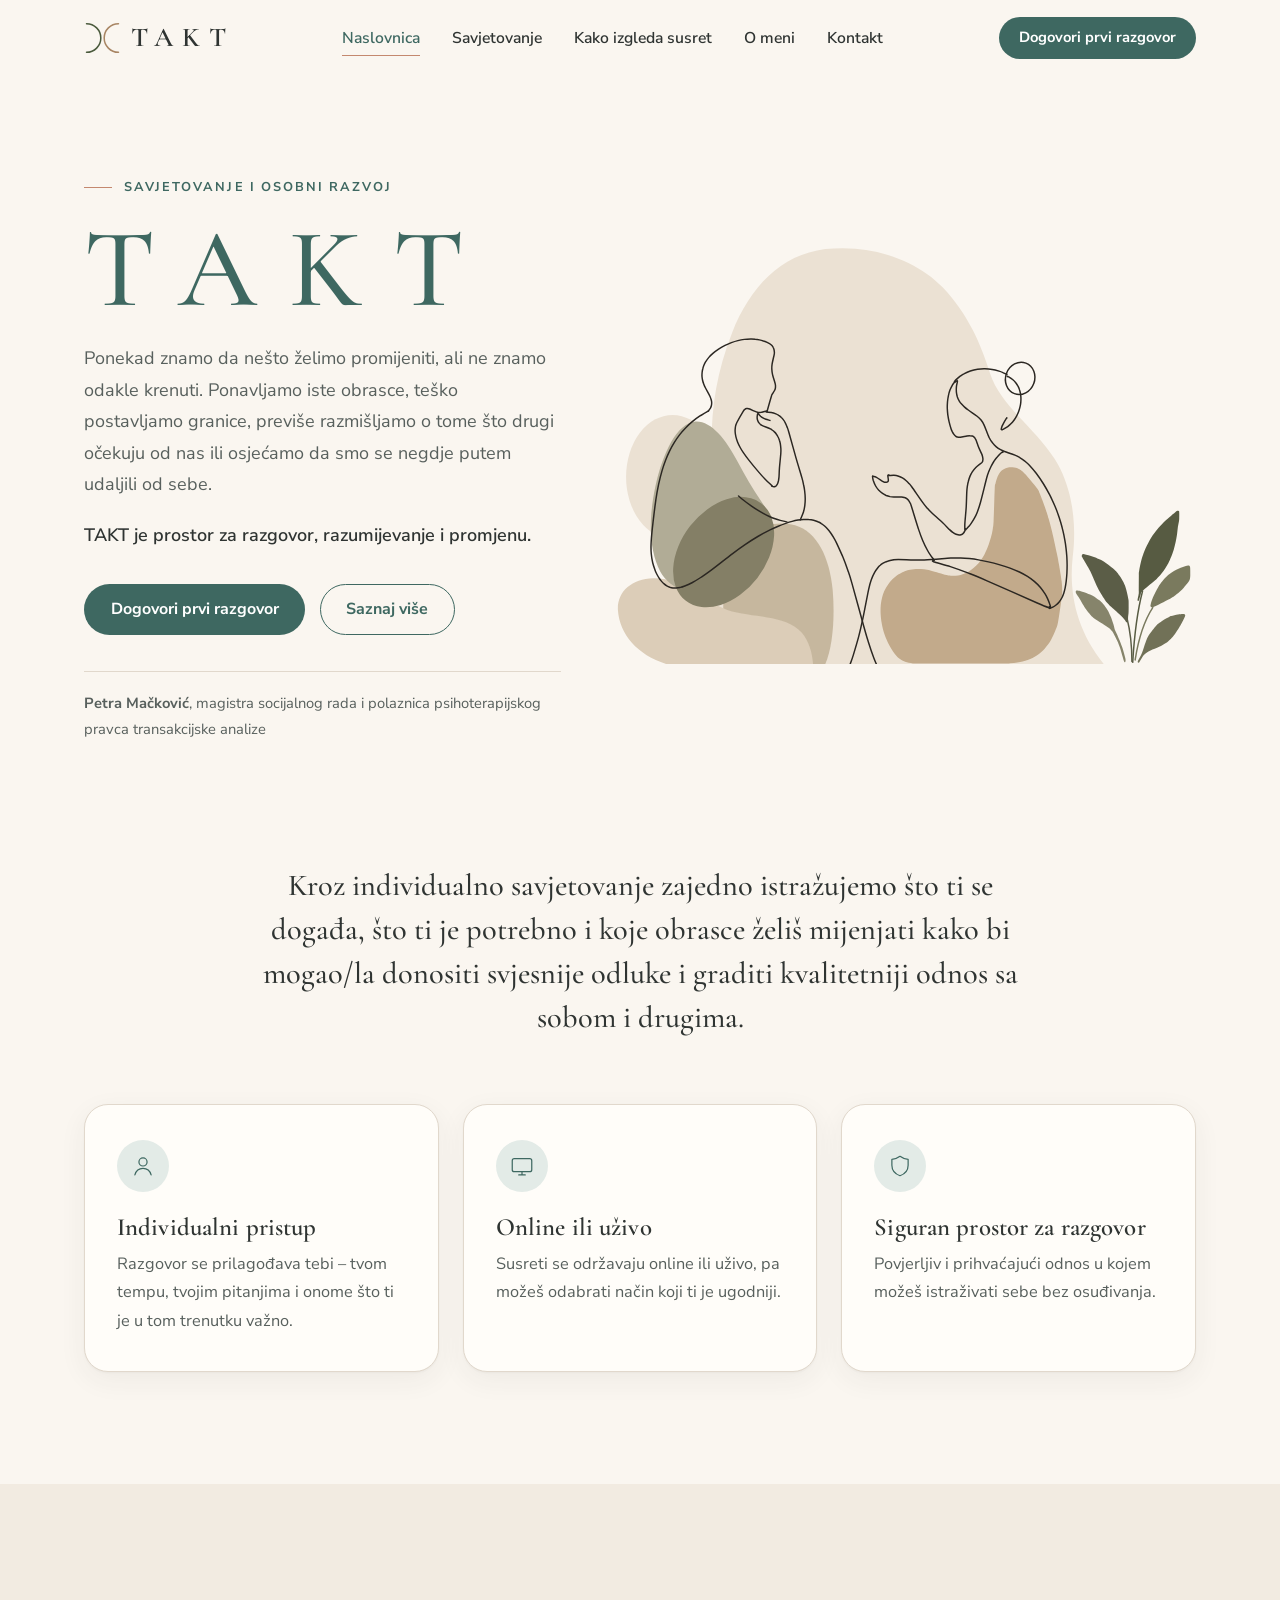
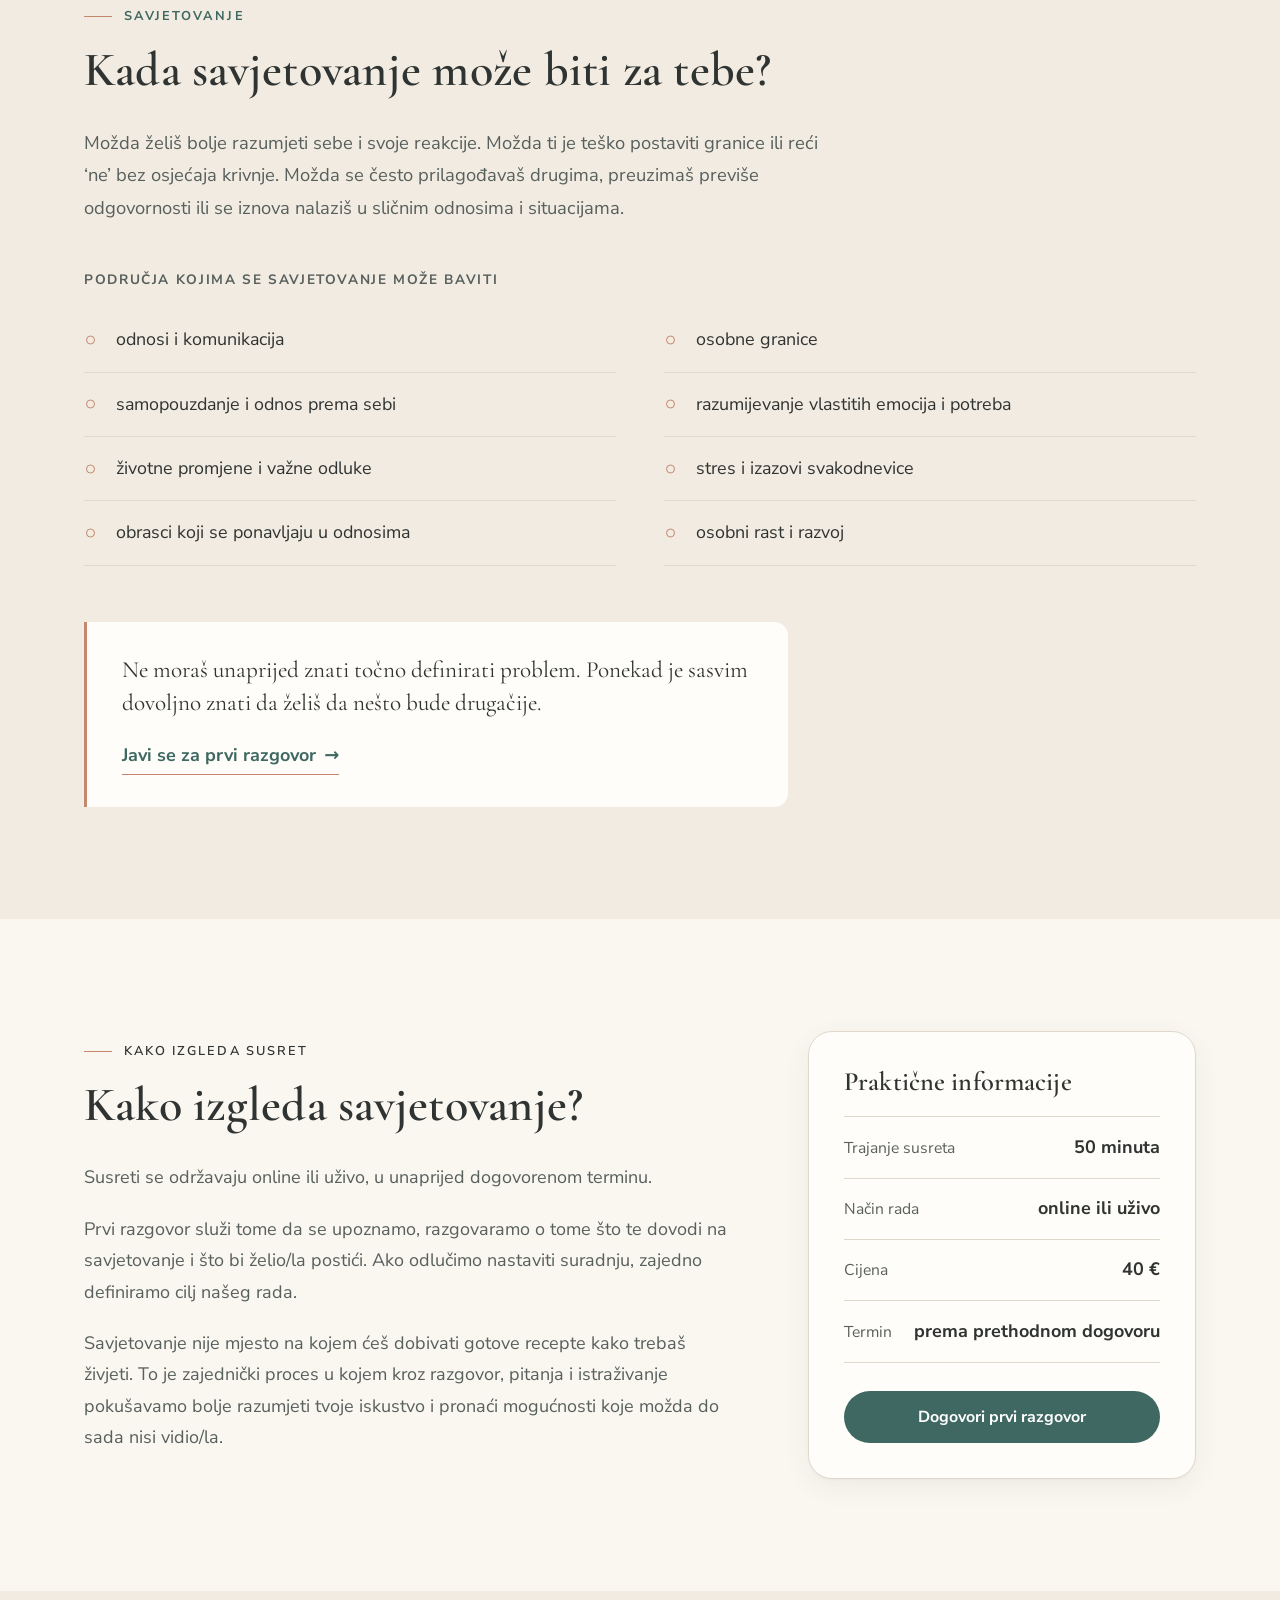
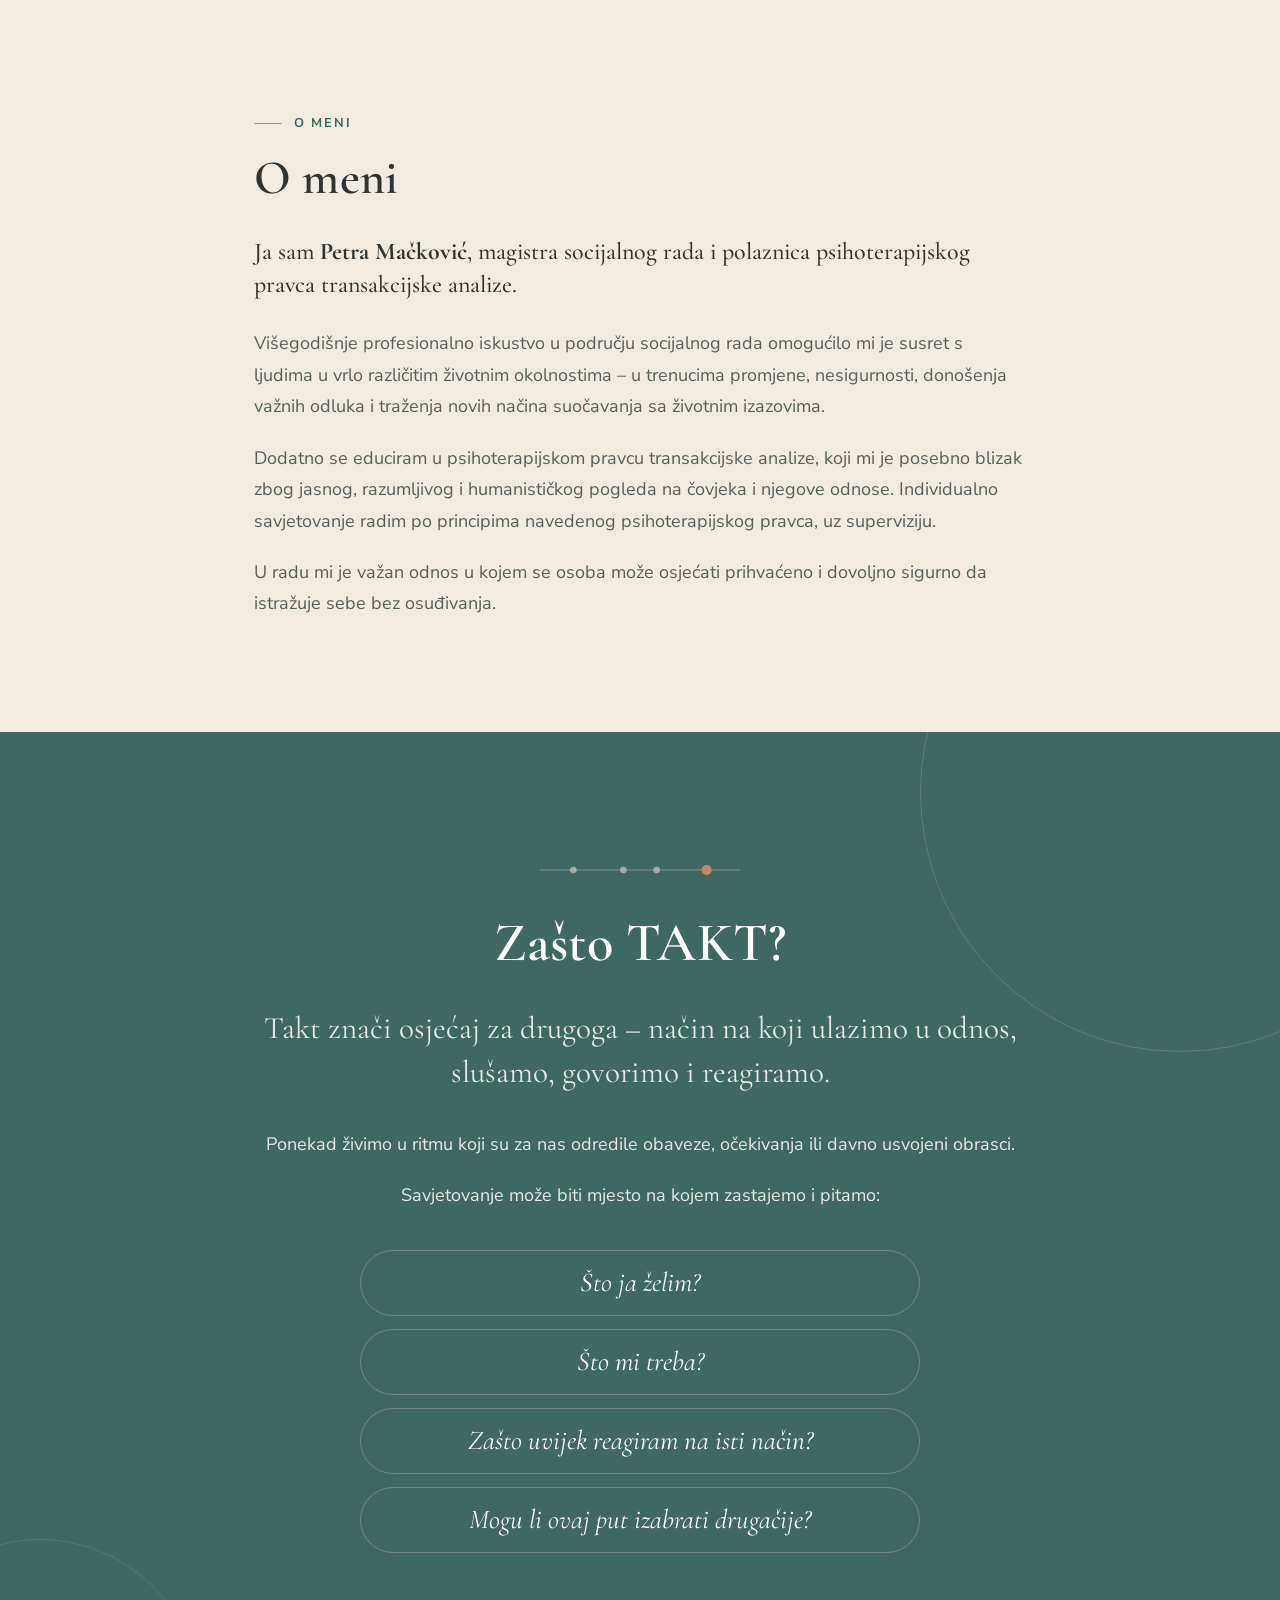
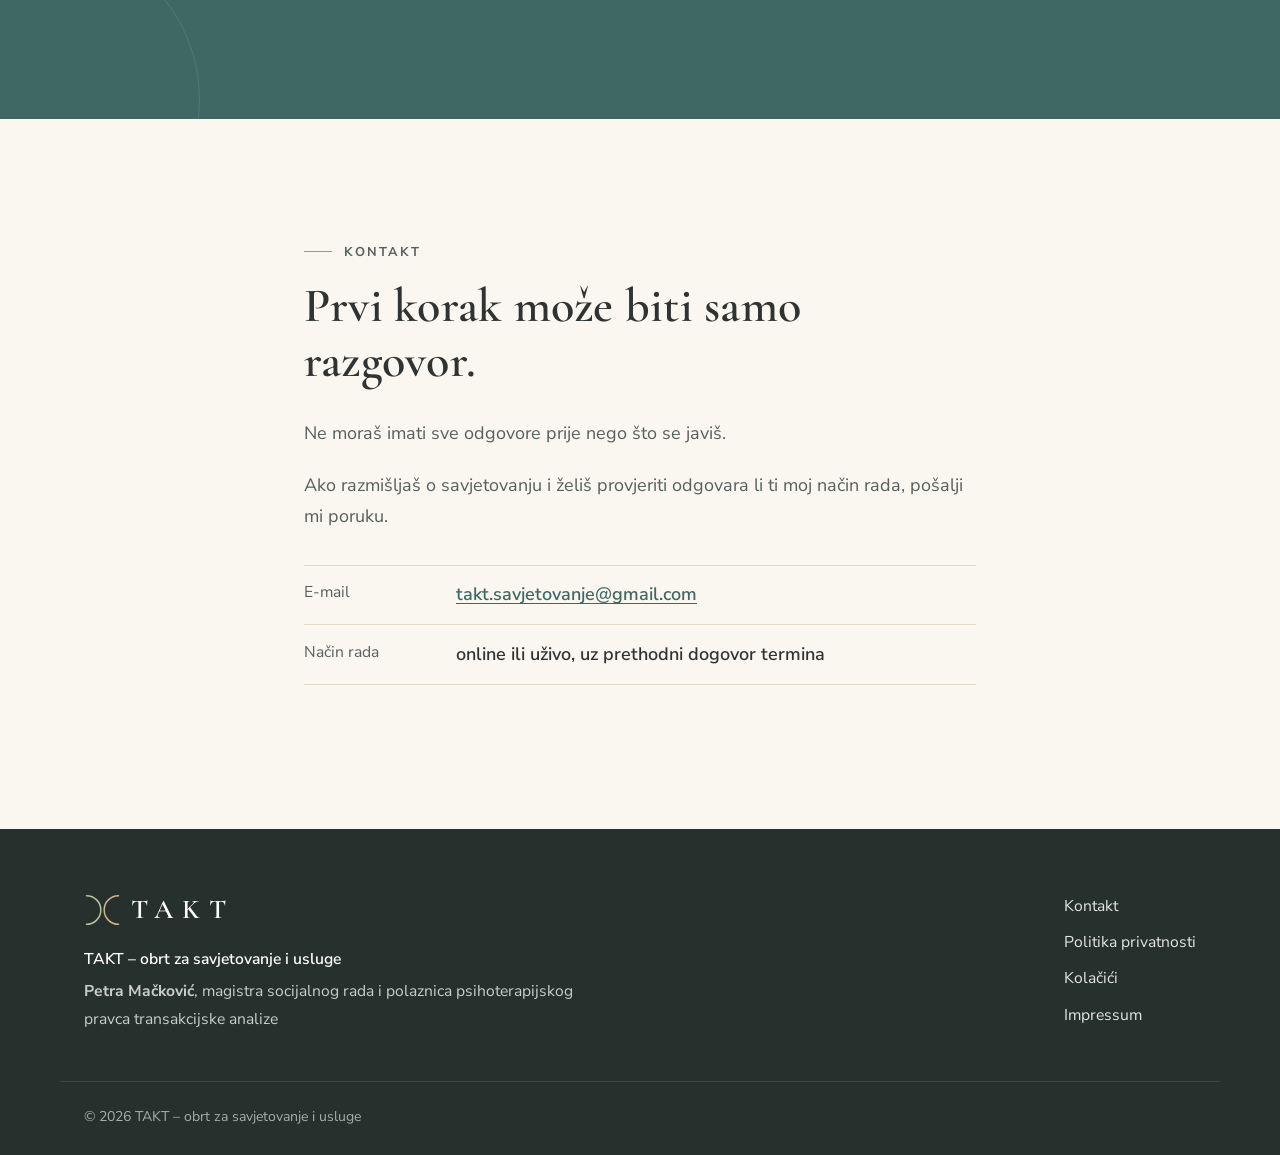
<file: index.html>
<!DOCTYPE html>
<html lang="hr">
<head>
  <meta charset="UTF-8">
  <meta name="viewport" content="width=device-width, initial-scale=1">
  <title>TAKT – savjetovanje i osobni razvoj | Petra Mačković</title>
  <meta name="description" content="TAKT je prostor za individualno savjetovanje, podršku i osobni razvoj. Petra Mačković, magistra socijalnog rada i polaznica psihoterapijskog pravca transakcijske analize.">
  <meta name="author" content="Petra Mačković">
  <meta name="theme-color" content="#3E6861">
  <!-- Kad stranica dobije stalnu adresu, upiši je ovdje i u og:url / og:image -->
  <link rel="canonical" href="https://www.example.com/">

  <!-- Open Graph -->
  <meta property="og:type" content="website">
  <meta property="og:locale" content="hr_HR">
  <meta property="og:site_name" content="TAKT">
  <meta property="og:title" content="TAKT – savjetovanje i osobni razvoj | Petra Mačković">
  <meta property="og:description" content="Prostor za individualno savjetovanje, podršku i osobni razvoj. Petra Mačković, magistra socijalnog rada i polaznica psihoterapijskog pravca transakcijske analize.">
  <meta property="og:url" content="https://www.example.com/">
  <meta property="og:image" content="https://www.example.com/images/og-image.png">
  <meta property="og:image:width" content="1200">
  <meta property="og:image:height" content="630">
  <meta name="twitter:card" content="summary_large_image">

  <!-- Favicon -->
  <link rel="icon" href="favicon.svg" type="image/svg+xml">
  <link rel="icon" href="favicon-32.png" sizes="32x32" type="image/png">
  <link rel="apple-touch-icon" href="apple-touch-icon.png">

  <!-- Fontovi -->
  <link rel="preconnect" href="https://fonts.googleapis.com">
  <link rel="preconnect" href="https://fonts.gstatic.com" crossorigin>
  <link href="https://fonts.googleapis.com/css2?family=Cormorant+Garamond:ital,wght@0,500;0,600;1,500&family=Nunito+Sans:wght@400;600;700&display=swap" rel="stylesheet">

  <link rel="stylesheet" href="css/style.css">
  <script>document.documentElement.classList.add('js');</script>
  <script src="js/main.js" defer></script>
</head>
<body>
  <a class="skip-link" href="#sadrzaj">Preskoči na sadržaj</a>

  <!-- ZAGLAVLJE -->
  <header class="site-header" id="vrh">
    <div class="container header-inner">
      <a href="#naslovnica" class="logo" aria-label="TAKT – početak stranice">
        <svg class="logo-mark" viewBox="0 0 44 40" aria-hidden="true" focusable="false">
          <path class="logo-arc-l" d="M3 3 A17 17 0 0 1 3 37" fill="none" stroke-width="1.8" stroke-linecap="round"/>
          <path class="logo-arc-r" d="M41 3 A17 17 0 0 0 41 37" fill="none" stroke-width="1.8" stroke-linecap="round"/>
        </svg>
        <span class="logo-text">TAKT</span>
      </a>

      <nav class="main-nav" id="glavni-izbornik" aria-label="Glavna navigacija">
        <ul>
          <li><a href="#naslovnica">Naslovnica</a></li>
          <li><a href="#savjetovanje">Savjetovanje</a></li>
          <li><a href="#susret">Kako izgleda susret</a></li>
          <li><a href="#o-meni">O meni</a></li>
          <li><a href="#kontakt">Kontakt</a></li>
        </ul>
        <a href="#kontakt" class="btn btn-primary nav-cta-mobile">Dogovori prvi razgovor</a>
      </nav>

      <a href="#kontakt" class="btn btn-primary btn-sm header-cta">Dogovori prvi razgovor</a>

      <button class="nav-toggle" type="button" aria-controls="glavni-izbornik" aria-expanded="false">
        <span class="visually-hidden">Otvori izbornik</span>
        <span class="nav-toggle-bar" aria-hidden="true"></span>
      </button>
    </div>
  </header>

  <main id="sadrzaj">

    <!-- HERO -->
    <section class="hero" id="naslovnica" aria-labelledby="hero-naslov">
      <div class="container hero-grid">
        <div class="hero-text">
          <p class="eyebrow reveal">Savjetovanje i osobni razvoj</p>
          <h1 id="hero-naslov" class="hero-title reveal">TAKT</h1>
          <div class="hero-lead reveal">
            <p>Ponekad znamo da nešto želimo promijeniti, ali ne znamo odakle krenuti. Ponavljamo iste obrasce, teško postavljamo granice, previše razmišljamo o tome što drugi očekuju od nas ili osjećamo da smo se negdje putem udaljili od sebe.</p>
            <p class="hero-lead-strong">TAKT je prostor za razgovor, razumijevanje i promjenu.</p>
          </div>
          <div class="btn-row reveal">
            <a href="#kontakt" class="btn btn-primary">Dogovori prvi razgovor</a>
            <a href="#savjetovanje" class="btn btn-ghost">Saznaj više</a>
          </div>
          <p class="hero-sign reveal"><strong>Petra Mačković</strong>, magistra socijalnog rada i polaznica psihoterapijskog pravca transakcijske analize</p>
        </div>

        <figure class="hero-photo reveal">
          <img class="hero-illustration" src="images/hero-ilustracija.svg" width="1428" height="1026" alt="Ilustracija: dvije osobe sjede jedna nasuprot drugoj i razgovaraju" decoding="async">
        </figure>
      </div>
    </section>

    <!-- UVOD + KARTICE -->
    <section class="intro section" aria-label="Uvod">
      <div class="container">
        <p class="intro-text reveal">Kroz individualno savjetovanje zajedno istražujemo što ti se događa, što ti je potrebno i koje obrasce želiš mijenjati kako bi mogao/la donositi svjesnije odluke i graditi kvalitetniji odnos sa sobom i drugima.</p>

        <ul class="cards" role="list">
          <li class="card reveal">
            <span class="card-icon" aria-hidden="true">
              <svg viewBox="0 0 32 32"><circle cx="16" cy="11" r="5"/><path d="M6 27c1.5-5.5 5.4-8 10-8s8.5 2.5 10 8"/></svg>
            </span>
            <h2 class="card-title">Individualni pristup</h2>
            <p>Razgovor se prilagođava tebi – tvom tempu, tvojim pitanjima i onome što ti je u tom trenutku važno.</p>
          </li>
          <li class="card reveal">
            <span class="card-icon" aria-hidden="true">
              <svg viewBox="0 0 32 32"><rect x="4" y="7" width="24" height="16" rx="2.5"/><path d="M12 27h8M16 23v4"/></svg>
            </span>
            <h2 class="card-title">Online ili uživo</h2>
            <p>Susreti se održavaju online ili uživo, pa možeš odabrati način koji ti je ugodniji.</p>
          </li>
          <li class="card reveal">
            <span class="card-icon" aria-hidden="true">
              <svg viewBox="0 0 32 32"><path d="M16 4c3.5 2.6 7 3.6 10 3.8V15c0 6.5-4.4 10.9-10 13-5.6-2.1-10-6.5-10-13V7.8C9 7.6 12.5 6.6 16 4z"/></svg>
            </span>
            <h2 class="card-title">Siguran prostor za razgovor</h2>
            <p>Povjerljiv i prihvaćajući odnos u kojem možeš istraživati sebe bez osuđivanja.</p>
          </li>
        </ul>
      </div>
    </section>

    <!-- SAVJETOVANJE -->
    <section class="section section-tint" id="savjetovanje" aria-labelledby="savjetovanje-naslov">
      <div class="container">
        <div class="section-head reveal">
          <p class="eyebrow">Savjetovanje</p>
          <h2 id="savjetovanje-naslov" class="section-title">Kada savjetovanje može biti za tebe?</h2>
          <p class="section-lead">Možda želiš bolje razumjeti sebe i svoje reakcije. Možda ti je teško postaviti granice ili reći ‘ne’ bez osjećaja krivnje. Možda se često prilagođavaš drugima, preuzimaš previše odgovornosti ili se iznova nalaziš u sličnim odnosima i situacijama.</p>
        </div>

        <h3 class="list-title reveal">Područja kojima se savjetovanje može baviti</h3>
        <ul class="topics" role="list">
          <li class="reveal">odnosi i komunikacija</li>
          <li class="reveal">osobne granice</li>
          <li class="reveal">samopouzdanje i odnos prema sebi</li>
          <li class="reveal">razumijevanje vlastitih emocija i potreba</li>
          <li class="reveal">životne promjene i važne odluke</li>
          <li class="reveal">stres i izazovi svakodnevice</li>
          <li class="reveal">obrasci koji se ponavljaju u odnosima</li>
          <li class="reveal">osobni rast i razvoj</li>
        </ul>

        <div class="closing reveal">
          <p>Ne moraš unaprijed znati točno definirati problem. Ponekad je sasvim dovoljno znati da želiš da nešto bude drugačije.</p>
          <a href="#kontakt" class="link-arrow">Javi se za prvi razgovor <span aria-hidden="true">→</span></a>
        </div>
      </div>
    </section>

    <!-- KAKO IZGLEDA SUSRET -->
    <section class="section" id="susret" aria-labelledby="susret-naslov">
      <div class="container split">
        <div class="split-text reveal">
          <p class="eyebrow">Kako izgleda susret</p>
          <h2 id="susret-naslov" class="section-title">Kako izgleda savjetovanje?</h2>
          <p>Susreti se održavaju online ili uživo, u unaprijed dogovorenom terminu.</p>
          <p>Prvi razgovor služi tome da se upoznamo, razgovaramo o tome što te dovodi na savjetovanje i što bi želio/la postići. Ako odlučimo nastaviti suradnju, zajedno definiramo cilj našeg rada.</p>
          <p>Savjetovanje nije mjesto na kojem ćeš dobivati gotove recepte kako trebaš živjeti. To je zajednički proces u kojem kroz razgovor, pitanja i istraživanje pokušavamo bolje razumjeti tvoje iskustvo i pronaći mogućnosti koje možda do sada nisi vidio/la.</p>
        </div>

        <aside class="info-card reveal" aria-labelledby="info-naslov">
          <h3 id="info-naslov" class="info-title">Praktične informacije</h3>
          <dl class="info-list">
            <div>
              <dt>Trajanje susreta</dt>
              <dd>50 minuta</dd>
            </div>
            <div>
              <dt>Način rada</dt>
              <dd>online ili uživo</dd>
            </div>
            <div>
              <dt>Cijena</dt>
              <dd>40 €</dd>
            </div>
            <div>
              <dt>Termin</dt>
              <dd>prema prethodnom dogovoru</dd>
            </div>
          </dl>
          <a href="#kontakt" class="btn btn-primary btn-block">Dogovori prvi razgovor</a>
        </aside>
      </div>
    </section>

    <!-- O MENI -->
    <section class="section section-tint" id="o-meni" aria-labelledby="omeni-naslov">
      <div class="container about about-single">

        <div class="about-text reveal">
          <p class="eyebrow">O meni</p>
          <h2 id="omeni-naslov" class="section-title">O meni</h2>
          <p class="about-lead">Ja sam <strong>Petra Mačković</strong>, magistra socijalnog rada i polaznica psihoterapijskog pravca transakcijske analize.</p>
          <p>Višegodišnje profesionalno iskustvo u području socijalnog rada omogućilo mi je susret s ljudima u vrlo različitim životnim okolnostima – u trenucima promjene, nesigurnosti, donošenja važnih odluka i traženja novih načina suočavanja sa životnim izazovima.</p>
          <p>Dodatno se educiram u psihoterapijskom pravcu transakcijske analize, koji mi je posebno blizak zbog jasnog, razumljivog i humanističkog pogleda na čovjeka i njegove odnose. Individualno savjetovanje radim po principima navedenog psihoterapijskog pravca, uz superviziju.</p>
          <p>U radu mi je važan odnos u kojem se osoba može osjećati prihvaćeno i dovoljno sigurno da istražuje sebe bez osuđivanja.</p>
        </div>
      </div>
    </section>

    <!-- ZAŠTO TAKT -->
    <section class="why" id="zasto-takt" aria-labelledby="zasto-naslov">
      <div class="container why-inner">
        <svg class="why-rhythm" viewBox="0 0 240 24" aria-hidden="true" focusable="false">
          <line x1="0" y1="12" x2="240" y2="12"/>
          <circle cx="40" cy="12" r="4"/><circle cx="100" cy="12" r="4"/><circle cx="140" cy="12" r="4"/><circle cx="200" cy="12" r="6" class="accent"/>
        </svg>
        <h2 id="zasto-naslov" class="why-title reveal">Zašto TAKT?</h2>
        <div class="why-text reveal">
          <p class="why-lead">Takt znači osjećaj za drugoga – način na koji ulazimo u odnos, slušamo, govorimo i reagiramo.</p>
          <p>Ponekad živimo u ritmu koji su za nas odredile obaveze, očekivanja ili davno usvojeni obrasci.</p>
          <p>Savjetovanje može biti mjesto na kojem zastajemo i pitamo:</p>
        </div>
        <ul class="why-questions" role="list">
          <li class="reveal">Što ja želim?</li>
          <li class="reveal">Što mi treba?</li>
          <li class="reveal">Zašto uvijek reagiram na isti način?</li>
          <li class="reveal">Mogu li ovaj put izabrati drugačije?</li>
        </ul>
      </div>
    </section>

    <!-- KONTAKT -->
    <section class="section" id="kontakt" aria-labelledby="kontakt-naslov">
      <div class="container contact">
        <div class="contact-intro reveal">
          <p class="eyebrow">Kontakt</p>
          <h2 id="kontakt-naslov" class="section-title">Prvi korak može biti samo razgovor.</h2>
          <p>Ne moraš imati sve odgovore prije nego što se javiš.</p>
          <p>Ako razmišljaš o savjetovanju i želiš provjeriti odgovara li ti moj način rada, pošalji mi poruku.</p>

          <ul class="contact-details" role="list">
            <li>
              <span class="cd-label">E-mail</span>
              <a href="mailto:takt.savjetovanje@gmail.com" class="cd-value">takt.savjetovanje@gmail.com</a>
            </li>
            <li>
              <span class="cd-label">Način rada</span>
              <span class="cd-value">online ili uživo, uz prethodni dogovor termina</span>
            </li>
          </ul>
        </div>
      </div>
    </section>

  </main>

  <!-- PODNOŽJE -->
  <footer class="site-footer">
    <div class="container footer-inner">
      <div class="footer-brand">
        <a href="#naslovnica" class="logo logo-light" aria-label="TAKT – na vrh stranice">
          <svg class="logo-mark" viewBox="0 0 44 40" aria-hidden="true" focusable="false">
          <path class="logo-arc-l" d="M3 3 A17 17 0 0 1 3 37" fill="none" stroke-width="1.8" stroke-linecap="round"/>
          <path class="logo-arc-r" d="M41 3 A17 17 0 0 0 41 37" fill="none" stroke-width="1.8" stroke-linecap="round"/>
        </svg>
          <span class="logo-text">TAKT</span>
        </a>
        <p class="footer-name">TAKT – obrt za savjetovanje i usluge</p>
        <p><strong>Petra Mačković</strong>, magistra socijalnog rada i polaznica psihoterapijskog pravca transakcijske analize</p>
      </div>
      <nav class="footer-nav" aria-label="Poveznice u podnožju">
        <ul>
          <li><a href="#kontakt">Kontakt</a></li>
          <li><a href="politika-privatnosti.html">Politika privatnosti</a></li>
          <li><a href="kolacici.html">Kolačići</a></li>
          <li><a href="impressum.html">Impressum</a></li>
        </ul>
      </nav>
    </div>
    <div class="container footer-bottom">
      <p>© <span data-year>2026</span> TAKT – obrt za savjetovanje i usluge</p>
    </div>
  </footer>
</body>
</html>
</file>
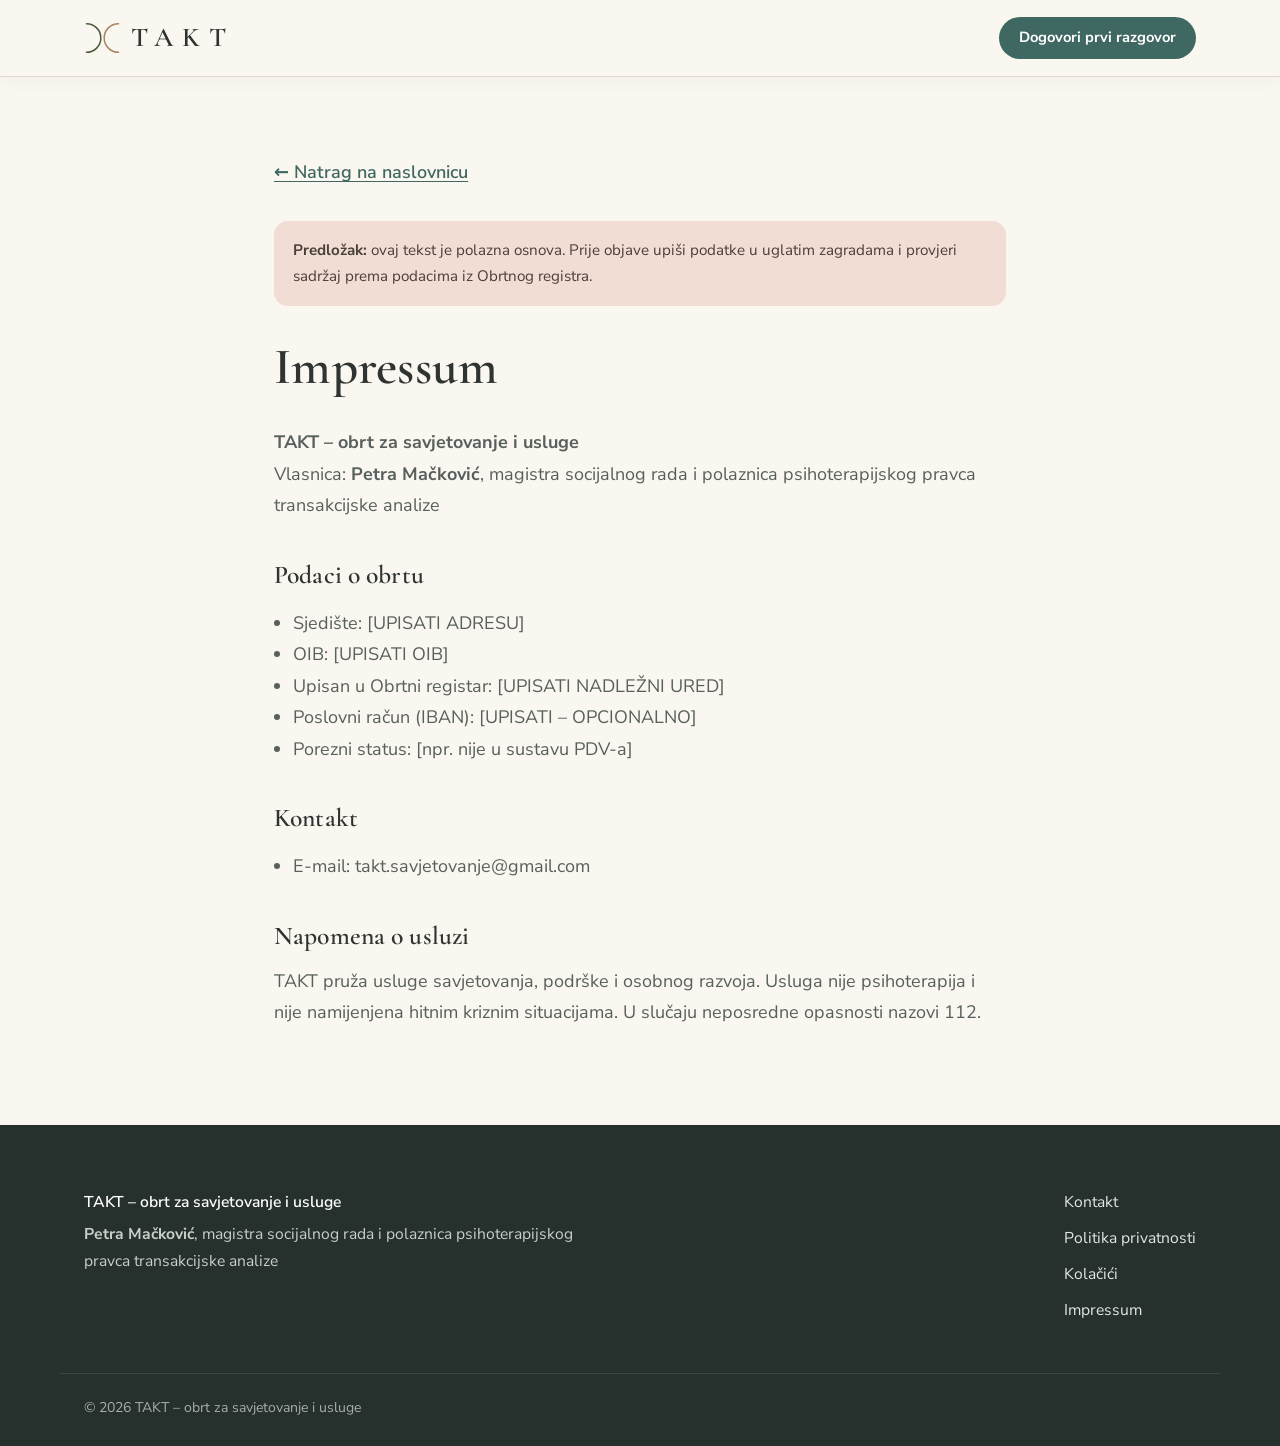
<file: impressum.html>
<!DOCTYPE html>
<html lang="hr">
<head>
  <meta charset="UTF-8">
  <meta name="viewport" content="width=device-width, initial-scale=1">
  <title>Impressum | TAKT – Petra Mačković</title>
  <meta name="description" content="Impressum – TAKT, obrt za savjetovanje i usluge.">
  <meta name="robots" content="index, follow">
  <meta name="theme-color" content="#3E6861">
  <link rel="icon" href="favicon.svg" type="image/svg+xml">
  <link rel="icon" href="favicon-32.png" sizes="32x32" type="image/png">
  <link rel="apple-touch-icon" href="apple-touch-icon.png">
  <link rel="preconnect" href="https://fonts.googleapis.com">
  <link rel="preconnect" href="https://fonts.gstatic.com" crossorigin>
  <link href="https://fonts.googleapis.com/css2?family=Cormorant+Garamond:ital,wght@0,500;0,600;1,500&family=Nunito+Sans:wght@400;600;700&display=swap" rel="stylesheet">
  <link rel="stylesheet" href="css/style.css">
</head>
<body>
  <a class="skip-link" href="#sadrzaj">Preskoči na sadržaj</a>
  <header class="site-header is-scrolled">
    <div class="container header-inner">
      <a href="index.html" class="logo" aria-label="TAKT – naslovnica">
        <svg class="logo-mark" viewBox="0 0 44 40" aria-hidden="true" focusable="false">
          <path class="logo-arc-l" d="M3 3 A17 17 0 0 1 3 37" fill="none" stroke-width="1.8" stroke-linecap="round"/>
          <path class="logo-arc-r" d="M41 3 A17 17 0 0 0 41 37" fill="none" stroke-width="1.8" stroke-linecap="round"/>
        </svg>
        <span class="logo-text">TAKT</span>
      </a>
      <a href="index.html#kontakt" class="btn btn-primary btn-sm">Dogovori prvi razgovor</a>
    </div>
  </header>
  <main id="sadrzaj" class="legal">
    <div class="container">
      <a href="index.html" class="back-link">← Natrag na naslovnicu</a>
<p class="placeholder-note"><strong>Predložak:</strong> ovaj tekst je polazna osnova. Prije objave upiši podatke u uglatim zagradama i provjeri sadržaj prema podacima iz Obrtnog registra.</p>

      <h1>Impressum</h1>
      <p><strong>TAKT – obrt za savjetovanje i usluge</strong><br>
      Vlasnica: <strong>Petra Mačković</strong>, magistra socijalnog rada i polaznica psihoterapijskog pravca transakcijske analize</p>

      <h2>Podaci o obrtu</h2>
      <ul>
        <li>Sjedište: [UPISATI ADRESU]</li>
        <li>OIB: [UPISATI OIB]</li>
        <li>Upisan u Obrtni registar: [UPISATI NADLEŽNI URED]</li>
        <li>Poslovni račun (IBAN): [UPISATI – OPCIONALNO]</li>
        <li>Porezni status: [npr. nije u sustavu PDV-a]</li>
      </ul>

      <h2>Kontakt</h2>
      <ul>
        <li>E-mail: takt.savjetovanje@gmail.com</li>
      </ul>

      <h2>Napomena o usluzi</h2>
      <p>TAKT pruža usluge savjetovanja, podrške i osobnog razvoja. Usluga nije psihoterapija i nije namijenjena hitnim kriznim situacijama. U slučaju neposredne opasnosti nazovi 112.</p>
    </div>
  </main>
  <footer class="site-footer">
    <div class="container footer-inner">
      <div class="footer-brand">
        <p class="footer-name">TAKT – obrt za savjetovanje i usluge</p>
        <p><strong>Petra Mačković</strong>, magistra socijalnog rada i polaznica psihoterapijskog pravca transakcijske analize</p>
      </div>
      <nav class="footer-nav" aria-label="Poveznice u podnožju">
        <ul>
          <li><a href="index.html#kontakt">Kontakt</a></li>
          <li><a href="politika-privatnosti.html">Politika privatnosti</a></li>
          <li><a href="kolacici.html">Kolačići</a></li>
          <li><a href="impressum.html">Impressum</a></li>
        </ul>
      </nav>
    </div>
    <div class="container footer-bottom">
      <p>© 2026 TAKT – obrt za savjetovanje i usluge</p>
    </div>
  </footer>
</body>
</html>
</file>
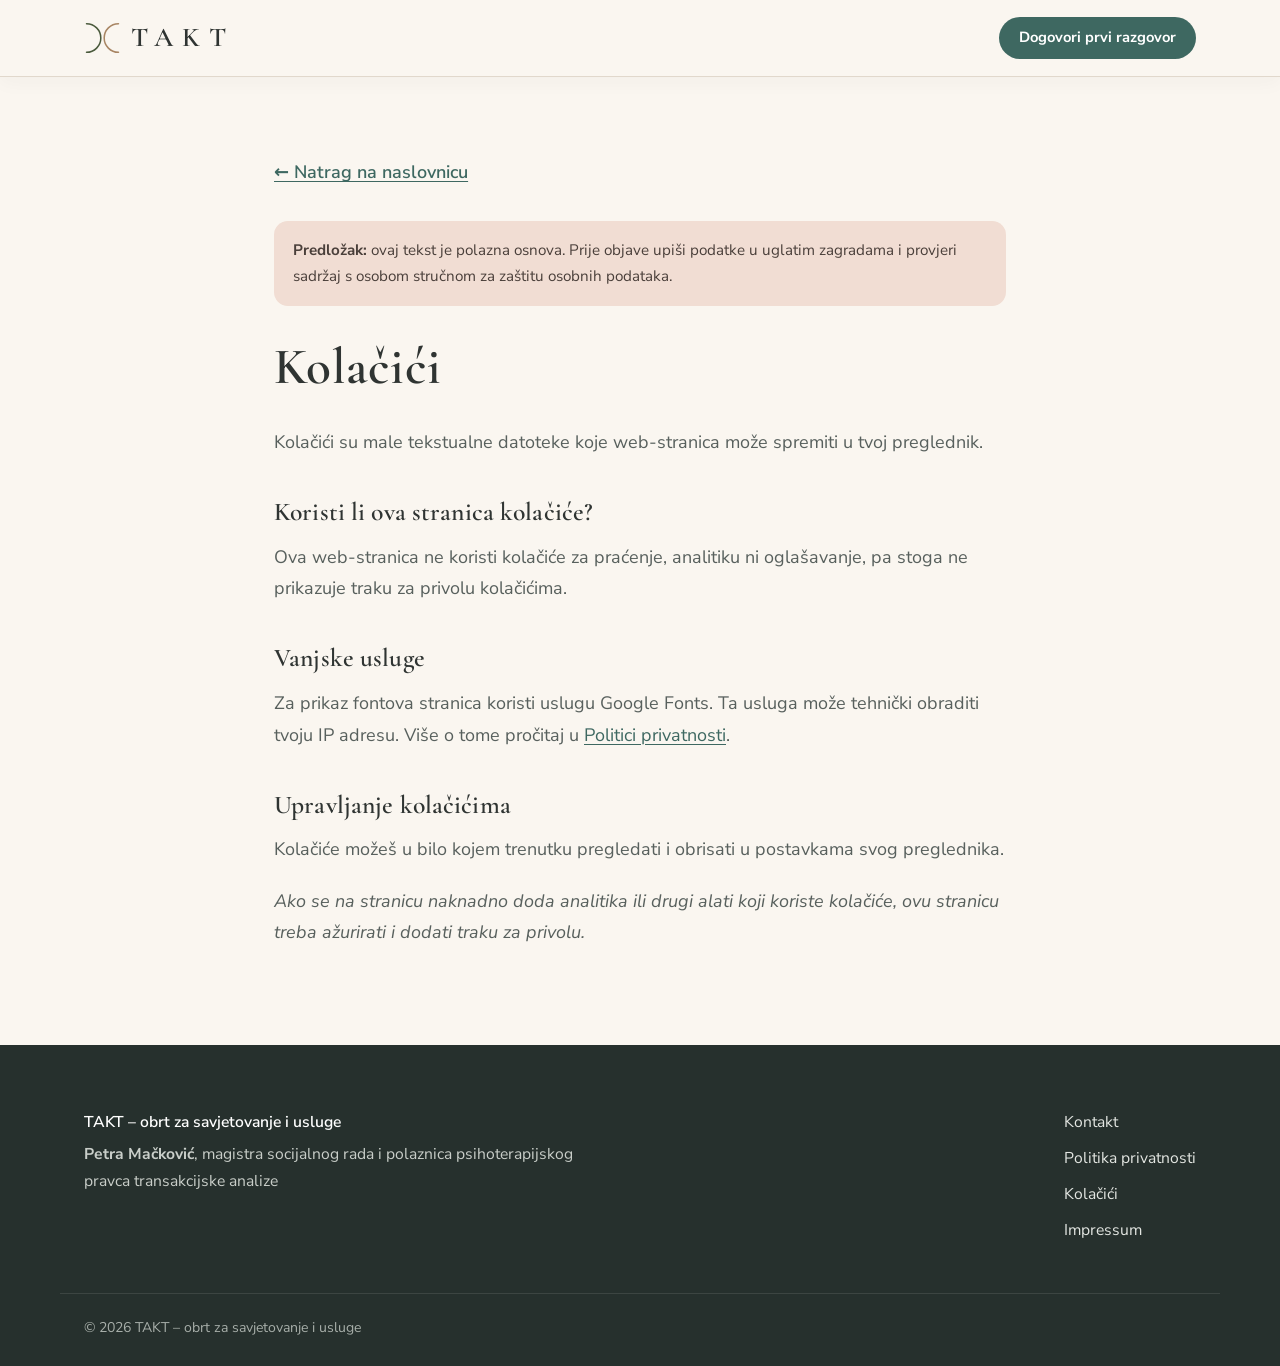
<file: kolacici.html>
<!DOCTYPE html>
<html lang="hr">
<head>
  <meta charset="UTF-8">
  <meta name="viewport" content="width=device-width, initial-scale=1">
  <title>Kolačići | TAKT – Petra Mačković</title>
  <meta name="description" content="Informacije o kolačićima na web-stranici TAKT.">
  <meta name="robots" content="index, follow">
  <meta name="theme-color" content="#3E6861">
  <link rel="icon" href="favicon.svg" type="image/svg+xml">
  <link rel="icon" href="favicon-32.png" sizes="32x32" type="image/png">
  <link rel="apple-touch-icon" href="apple-touch-icon.png">
  <link rel="preconnect" href="https://fonts.googleapis.com">
  <link rel="preconnect" href="https://fonts.gstatic.com" crossorigin>
  <link href="https://fonts.googleapis.com/css2?family=Cormorant+Garamond:ital,wght@0,500;0,600;1,500&family=Nunito+Sans:wght@400;600;700&display=swap" rel="stylesheet">
  <link rel="stylesheet" href="css/style.css">
</head>
<body>
  <a class="skip-link" href="#sadrzaj">Preskoči na sadržaj</a>
  <header class="site-header is-scrolled">
    <div class="container header-inner">
      <a href="index.html" class="logo" aria-label="TAKT – naslovnica">
        <svg class="logo-mark" viewBox="0 0 44 40" aria-hidden="true" focusable="false">
          <path class="logo-arc-l" d="M3 3 A17 17 0 0 1 3 37" fill="none" stroke-width="1.8" stroke-linecap="round"/>
          <path class="logo-arc-r" d="M41 3 A17 17 0 0 0 41 37" fill="none" stroke-width="1.8" stroke-linecap="round"/>
        </svg>
        <span class="logo-text">TAKT</span>
      </a>
      <a href="index.html#kontakt" class="btn btn-primary btn-sm">Dogovori prvi razgovor</a>
    </div>
  </header>
  <main id="sadrzaj" class="legal">
    <div class="container">
      <a href="index.html" class="back-link">← Natrag na naslovnicu</a>
<p class="placeholder-note"><strong>Predložak:</strong> ovaj tekst je polazna osnova. Prije objave upiši podatke u uglatim zagradama i provjeri sadržaj s osobom stručnom za zaštitu osobnih podataka.</p>

      <h1>Kolačići</h1>
      <p>Kolačići su male tekstualne datoteke koje web-stranica može spremiti u tvoj preglednik.</p>

      <h2>Koristi li ova stranica kolačiće?</h2>
      <p>Ova web-stranica ne koristi kolačiće za praćenje, analitiku ni oglašavanje, pa stoga ne prikazuje traku za privolu kolačićima.</p>

      <h2>Vanjske usluge</h2>
      <p>Za prikaz fontova stranica koristi uslugu Google Fonts. Ta usluga može tehnički obraditi tvoju IP adresu. Više o tome pročitaj u <a href="politika-privatnosti.html">Politici privatnosti</a>.</p>

      <h2>Upravljanje kolačićima</h2>
      <p>Kolačiće možeš u bilo kojem trenutku pregledati i obrisati u postavkama svog preglednika.</p>

      <p><em>Ako se na stranicu naknadno doda analitika ili drugi alati koji koriste kolačiće, ovu stranicu treba ažurirati i dodati traku za privolu.</em></p>
    </div>
  </main>
  <footer class="site-footer">
    <div class="container footer-inner">
      <div class="footer-brand">
        <p class="footer-name">TAKT – obrt za savjetovanje i usluge</p>
        <p><strong>Petra Mačković</strong>, magistra socijalnog rada i polaznica psihoterapijskog pravca transakcijske analize</p>
      </div>
      <nav class="footer-nav" aria-label="Poveznice u podnožju">
        <ul>
          <li><a href="index.html#kontakt">Kontakt</a></li>
          <li><a href="politika-privatnosti.html">Politika privatnosti</a></li>
          <li><a href="kolacici.html">Kolačići</a></li>
          <li><a href="impressum.html">Impressum</a></li>
        </ul>
      </nav>
    </div>
    <div class="container footer-bottom">
      <p>© 2026 TAKT – obrt za savjetovanje i usluge</p>
    </div>
  </footer>
</body>
</html>
</file>
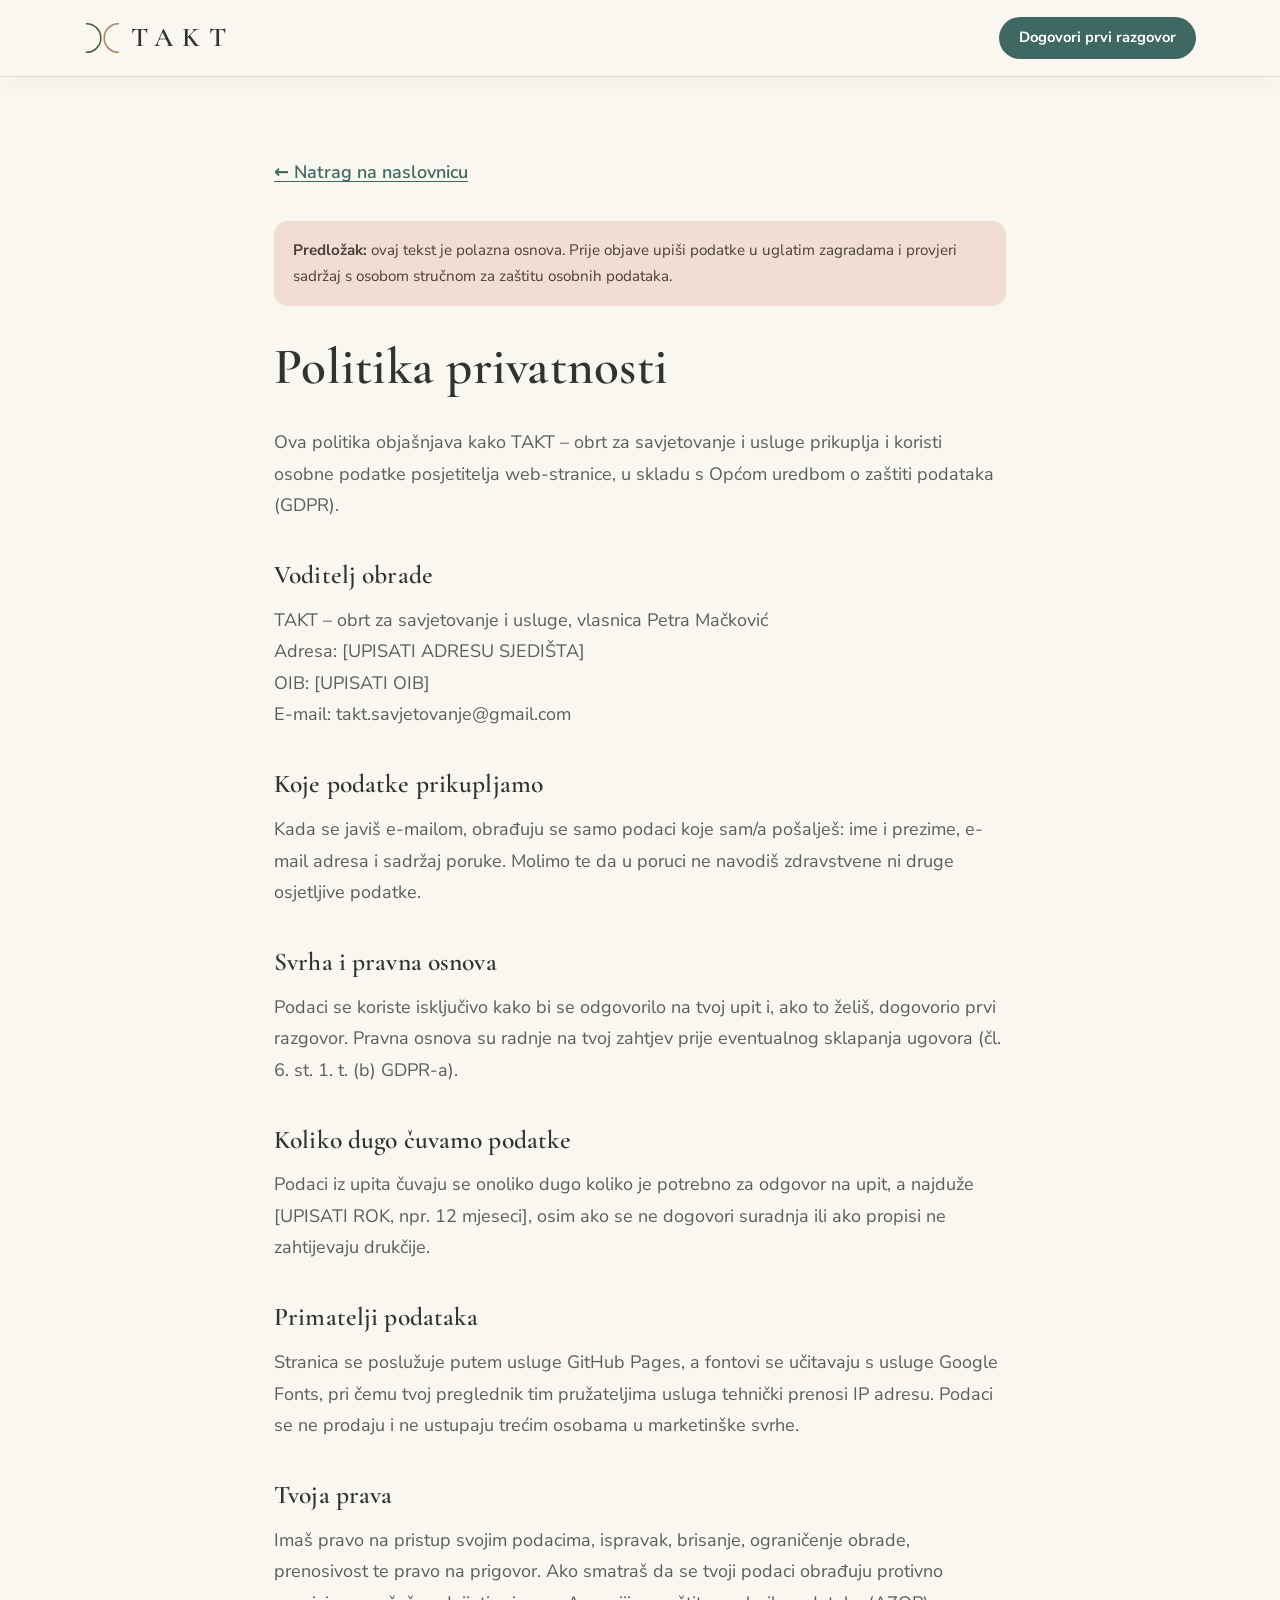
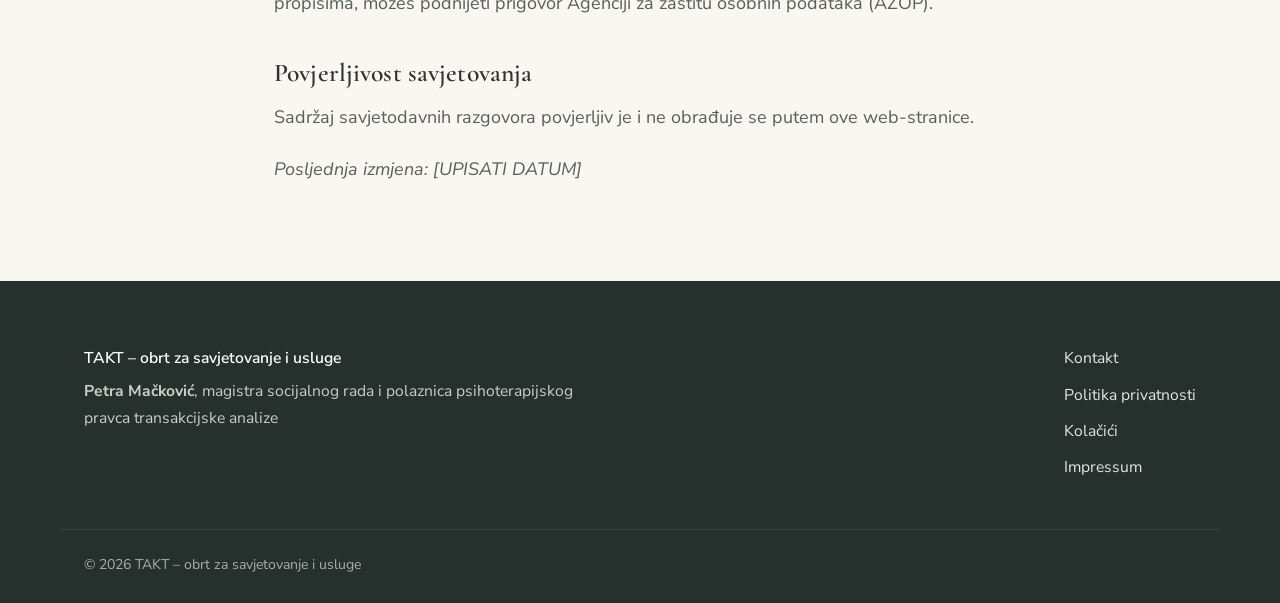
<file: politika-privatnosti.html>
<!DOCTYPE html>
<html lang="hr">
<head>
  <meta charset="UTF-8">
  <meta name="viewport" content="width=device-width, initial-scale=1">
  <title>Politika privatnosti | TAKT – Petra Mačković</title>
  <meta name="description" content="Politika privatnosti web-stranice TAKT – obrt za savjetovanje i usluge.">
  <meta name="robots" content="index, follow">
  <meta name="theme-color" content="#3E6861">
  <link rel="icon" href="favicon.svg" type="image/svg+xml">
  <link rel="icon" href="favicon-32.png" sizes="32x32" type="image/png">
  <link rel="apple-touch-icon" href="apple-touch-icon.png">
  <link rel="preconnect" href="https://fonts.googleapis.com">
  <link rel="preconnect" href="https://fonts.gstatic.com" crossorigin>
  <link href="https://fonts.googleapis.com/css2?family=Cormorant+Garamond:ital,wght@0,500;0,600;1,500&family=Nunito+Sans:wght@400;600;700&display=swap" rel="stylesheet">
  <link rel="stylesheet" href="css/style.css">
</head>
<body>
  <a class="skip-link" href="#sadrzaj">Preskoči na sadržaj</a>
  <header class="site-header is-scrolled">
    <div class="container header-inner">
      <a href="index.html" class="logo" aria-label="TAKT – naslovnica">
        <svg class="logo-mark" viewBox="0 0 44 40" aria-hidden="true" focusable="false">
          <path class="logo-arc-l" d="M3 3 A17 17 0 0 1 3 37" fill="none" stroke-width="1.8" stroke-linecap="round"/>
          <path class="logo-arc-r" d="M41 3 A17 17 0 0 0 41 37" fill="none" stroke-width="1.8" stroke-linecap="round"/>
        </svg>
        <span class="logo-text">TAKT</span>
      </a>
      <a href="index.html#kontakt" class="btn btn-primary btn-sm">Dogovori prvi razgovor</a>
    </div>
  </header>
  <main id="sadrzaj" class="legal">
    <div class="container">
      <a href="index.html" class="back-link">← Natrag na naslovnicu</a>
<p class="placeholder-note"><strong>Predložak:</strong> ovaj tekst je polazna osnova. Prije objave upiši podatke u uglatim zagradama i provjeri sadržaj s osobom stručnom za zaštitu osobnih podataka.</p>

      <h1>Politika privatnosti</h1>
      <p>Ova politika objašnjava kako TAKT – obrt za savjetovanje i usluge prikuplja i koristi osobne podatke posjetitelja web-stranice, u skladu s Općom uredbom o zaštiti podataka (GDPR).</p>

      <h2>Voditelj obrade</h2>
      <p>TAKT – obrt za savjetovanje i usluge, vlasnica Petra Mačković<br>
      Adresa: [UPISATI ADRESU SJEDIŠTA]<br>
      OIB: [UPISATI OIB]<br>
      E-mail: takt.savjetovanje@gmail.com</p>

      <h2>Koje podatke prikupljamo</h2>
      <p>Kada se javiš e-mailom, obrađuju se samo podaci koje sam/a pošalješ: ime i prezime, e-mail adresa i sadržaj poruke. Molimo te da u poruci ne navodiš zdravstvene ni druge osjetljive podatke.</p>

      <h2>Svrha i pravna osnova</h2>
      <p>Podaci se koriste isključivo kako bi se odgovorilo na tvoj upit i, ako to želiš, dogovorio prvi razgovor. Pravna osnova su radnje na tvoj zahtjev prije eventualnog sklapanja ugovora (čl. 6. st. 1. t. (b) GDPR-a).</p>

      <h2>Koliko dugo čuvamo podatke</h2>
      <p>Podaci iz upita čuvaju se onoliko dugo koliko je potrebno za odgovor na upit, a najduže [UPISATI ROK, npr. 12 mjeseci], osim ako se ne dogovori suradnja ili ako propisi ne zahtijevaju drukčije.</p>

      <h2>Primatelji podataka</h2>
      <p>Stranica se poslužuje putem usluge GitHub Pages, a fontovi se učitavaju s usluge Google Fonts, pri čemu tvoj preglednik tim pružateljima usluga tehnički prenosi IP adresu. Podaci se ne prodaju i ne ustupaju trećim osobama u marketinške svrhe.</p>

      <h2>Tvoja prava</h2>
      <p>Imaš pravo na pristup svojim podacima, ispravak, brisanje, ograničenje obrade, prenosivost te pravo na prigovor. Ako smatraš da se tvoji podaci obrađuju protivno propisima, možeš podnijeti prigovor Agenciji za zaštitu osobnih podataka (AZOP).</p>

      <h2>Povjerljivost savjetovanja</h2>
      <p>Sadržaj savjetodavnih razgovora povjerljiv je i ne obrađuje se putem ove web-stranice.</p>

      <p><em>Posljednja izmjena: [UPISATI DATUM]</em></p>
    </div>
  </main>
  <footer class="site-footer">
    <div class="container footer-inner">
      <div class="footer-brand">
        <p class="footer-name">TAKT – obrt za savjetovanje i usluge</p>
        <p><strong>Petra Mačković</strong>, magistra socijalnog rada i polaznica psihoterapijskog pravca transakcijske analize</p>
      </div>
      <nav class="footer-nav" aria-label="Poveznice u podnožju">
        <ul>
          <li><a href="index.html#kontakt">Kontakt</a></li>
          <li><a href="politika-privatnosti.html">Politika privatnosti</a></li>
          <li><a href="kolacici.html">Kolačići</a></li>
          <li><a href="impressum.html">Impressum</a></li>
        </ul>
      </nav>
    </div>
    <div class="container footer-bottom">
      <p>© 2026 TAKT – obrt za savjetovanje i usluge</p>
    </div>
  </footer>
</body>
</html>
</file>
<file: css/style.css>
/* ==========================================================================
   TAKT – savjetovanje i osobni razvoj
   ========================================================================== */

:root {
  /* Boje */
  --bg: #FAF6F0;            /* topla bijela */
  --bg-tint: #F2EBE1;       /* svijetla bež */
  --surface: #FFFDF9;
  --primary: #3E6861;       /* zagasita petrolej-zelena */
  --primary-dark: #2E5049;
  --primary-soft: #E3EBE7;
  --accent: #C4886F;        /* svijetla terakota */
  --accent-soft: #F1DDD3;   /* puderasti ton */
  --text: #2F3432;          /* tamnosiva */
  --text-muted: #58605D;
  --line: #E1D8CC;

  /* Tipografija */
  --font-serif: "Cormorant Garamond", "Georgia", "Times New Roman", serif;
  --font-sans: "Nunito Sans", "Segoe UI", system-ui, -apple-system, sans-serif;

  /* Oblik */
  --radius: 14px;
  --radius-lg: 24px;
  --shadow: 0 1px 2px rgba(47, 52, 50, .04), 0 8px 28px rgba(47, 52, 50, .06);
  --header-h: 76px;
  --container: 1160px;
  --ease: cubic-bezier(.22, .61, .36, 1);
}

/* ---------- Osnove ---------- */
*, *::before, *::after { box-sizing: border-box; }

html {
  scroll-behavior: smooth;
  scroll-padding-top: calc(var(--header-h) + 12px);
  -webkit-text-size-adjust: 100%;
}

body {
  margin: 0;
  background: var(--bg);
  color: var(--text);
  font-family: var(--font-sans);
  font-size: 1.125rem;        /* 18px */
  line-height: 1.75;
  -webkit-font-smoothing: antialiased;
  text-rendering: optimizeLegibility;
}

img { max-width: 100%; height: auto; display: block; }

h1, h2, h3 {
  font-family: var(--font-serif);
  font-weight: 600;
  line-height: 1.15;
  color: var(--text);
  margin: 0 0 .6em;
  letter-spacing: .005em;
}

p { margin: 0 0 1.1em; }
p:last-child { margin-bottom: 0; }

a { color: var(--primary); text-underline-offset: 3px; text-decoration-thickness: 1px; }
a:hover { color: var(--primary-dark); }

:focus-visible {
  outline: 2px solid var(--accent);
  outline-offset: 3px;
  border-radius: 4px;
}

.container {
  width: 100%;
  max-width: var(--container);
  margin: 0 auto;
  padding: 0 24px;
}

.visually-hidden {
  position: absolute !important;
  width: 1px; height: 1px;
  overflow: hidden; clip: rect(0 0 0 0);
  white-space: nowrap; border: 0; padding: 0; margin: -1px;
}

.skip-link {
  position: absolute;
  left: 16px; top: -60px;
  background: var(--primary);
  color: #fff;
  padding: 10px 18px;
  border-radius: 8px;
  z-index: 200;
  transition: top .2s;
}
.skip-link:focus { top: 12px; color: #fff; }

.eyebrow {
  font-size: .8rem;
  font-weight: 700;
  letter-spacing: .16em;
  text-transform: uppercase;
  color: var(--primary);
  margin-bottom: 1rem;
  display: inline-flex;
  align-items: center;
  gap: .75rem;
}
.eyebrow::before {
  content: "";
  width: 28px; height: 1px;
  background: var(--accent);
}

/* ---------- Gumbi ---------- */
.btn {
  display: inline-flex;
  align-items: center;
  justify-content: center;
  gap: .5rem;
  font-family: var(--font-sans);
  font-size: 1rem;
  font-weight: 700;
  line-height: 1.2;
  text-decoration: none;
  padding: .95rem 1.6rem;
  border-radius: 999px;
  border: 1px solid transparent;
  cursor: pointer;
  transition: background-color .25s var(--ease), color .25s var(--ease), border-color .25s var(--ease), transform .25s var(--ease), box-shadow .25s var(--ease);
}
.btn-primary { background: var(--primary); color: #fff; }
.btn-primary:hover { background: var(--primary-dark); color: #fff; transform: translateY(-1px); box-shadow: 0 6px 18px rgba(46, 80, 73, .18); }
.btn-ghost { border-color: var(--primary); color: var(--primary); background: transparent; }
.btn-ghost:hover { background: var(--primary-soft); color: var(--primary-dark); }
.btn-sm { padding: .7rem 1.2rem; font-size: .92rem; }
.btn-block { width: 100%; }
.btn-row { display: flex; flex-wrap: wrap; gap: .9rem; margin-top: 2rem; }

.link-arrow {
  display: inline-flex;
  align-items: center;
  gap: .5rem;
  font-weight: 700;
  text-decoration: none;
  border-bottom: 1px solid var(--accent);
  padding-bottom: 2px;
}
.link-arrow span { transition: transform .25s var(--ease); }
.link-arrow:hover span { transform: translateX(4px); }

/* ---------- Logotip ---------- */
.logo {
  display: inline-flex;
  align-items: center;
  gap: .6rem;
  color: var(--primary);
  text-decoration: none;
}
.logo:hover { color: var(--primary-dark); }
.logo-mark { width: 37px; height: 34px; flex-shrink: 0; }
.logo-arc-l { stroke: #4A5A3C; }
.logo-arc-r { stroke: #A88563; }
.logo-text {
  font-family: var(--font-serif);
  font-size: 1.7rem;
  font-weight: 600;
  letter-spacing: .32em;
  margin-right: -.32em;   /* kompenzacija razmaka zadnjeg slova */
  line-height: 1;
  color: var(--text);
}
.logo-light, .logo-light:hover { color: var(--accent-soft); }
.logo-light .logo-text { color: #fff; }
.logo-light .logo-arc-l { stroke: #B5C4A3; }
.logo-light .logo-arc-r { stroke: #D2B48F; }

/* ---------- Zaglavlje ---------- */
.site-header {
  position: sticky;
  top: 0;
  z-index: 100;
  background: rgba(250, 246, 240, .92);
  -webkit-backdrop-filter: saturate(140%) blur(10px);
  backdrop-filter: saturate(140%) blur(10px);
  border-bottom: 1px solid transparent;
  transition: border-color .3s, box-shadow .3s;
}
.site-header.is-scrolled {
  border-bottom-color: var(--line);
  box-shadow: 0 4px 20px rgba(47, 52, 50, .04);
}
.header-inner {
  height: var(--header-h);
  display: flex;
  align-items: center;
  justify-content: space-between;
  gap: 1.5rem;
}

.main-nav ul {
  list-style: none;
  margin: 0; padding: 0;
  display: flex;
  gap: 2rem;
}
.main-nav a:not(.btn) {
  position: relative;
  font-size: .98rem;
  font-weight: 600;
  color: var(--text);
  text-decoration: none;
  padding: .4rem 0;
}
.main-nav a:not(.btn)::after {
  content: "";
  position: absolute;
  left: 0; right: 0; bottom: 0;
  height: 1px;
  background: var(--accent);
  transform: scaleX(0);
  transform-origin: left;
  transition: transform .3s var(--ease);
}
.main-nav a:not(.btn):hover::after,
.main-nav a.is-active::after { transform: scaleX(1); }
.main-nav a.is-active { color: var(--primary); }
.nav-cta-mobile { display: none; }

.nav-toggle {
  display: none;
  width: 44px; height: 44px;
  border: 1px solid var(--line);
  border-radius: 50%;
  background: var(--surface);
  cursor: pointer;
  position: relative;
  padding: 0;
}
.nav-toggle-bar,
.nav-toggle-bar::before,
.nav-toggle-bar::after {
  position: absolute;
  left: 50%;
  width: 18px; height: 1.5px;
  background: var(--text);
  border-radius: 2px;
  transition: transform .3s var(--ease), opacity .2s;
}
.nav-toggle-bar { top: 50%; transform: translate(-50%, -50%); }
.nav-toggle-bar::before, .nav-toggle-bar::after { content: ""; transform: translateX(-50%); }
.nav-toggle-bar::before { top: -6px; }
.nav-toggle-bar::after { top: 6px; }
.nav-toggle[aria-expanded="true"] .nav-toggle-bar { background: transparent; }
.nav-toggle[aria-expanded="true"] .nav-toggle-bar::before { transform: translateX(-50%) translateY(6px) rotate(45deg); }
.nav-toggle[aria-expanded="true"] .nav-toggle-bar::after { transform: translateX(-50%) translateY(-6px) rotate(-45deg); }

/* ---------- Hero ---------- */
.hero {
  padding: clamp(3rem, 7vw, 6rem) 0 clamp(3.5rem, 7vw, 6rem);
  overflow: hidden;
}
.hero-grid {
  display: grid;
  grid-template-columns: 1.1fr .9fr;
  gap: clamp(2.5rem, 6vw, 5rem);
  align-items: center;
}
.hero-title {
  font-size: clamp(4rem, 10vw, 7rem);
  letter-spacing: .28em;
  margin-right: -.28em;
  font-weight: 500;
  color: var(--primary);
  margin-bottom: .15em;
  line-height: 1;
}
.hero-motto {
  font-family: var(--font-serif);
  font-style: italic;
  font-weight: 500;
  font-size: clamp(1.5rem, 2.8vw, 2rem);
  line-height: 1.3;
  color: var(--text);
  margin-bottom: 1.6rem;
}
.hero-lead { color: var(--text-muted); max-width: 34rem; }
.hero-lead-strong { color: var(--text); font-weight: 600; }
.hero-sign {
  margin-top: 2.2rem;
  padding-top: 1.2rem;
  border-top: 1px solid var(--line);
  font-size: .92rem;
  color: var(--text-muted);
  max-width: 30rem;
}

.hero-photo { margin: 0; position: relative; }
.hero-photo img,
.photo-arch {
  width: 100%;
  aspect-ratio: 4 / 5;
  object-fit: cover;
  border-radius: 999px 999px var(--radius-lg) var(--radius-lg);
  position: relative;
  z-index: 1;
}
/* Mjesto za fotografiju */
.photo-placeholder {
  display: flex;
  align-items: center;
  justify-content: center;
  text-align: center;
  padding: 2rem;
  font-size: .95rem;
  color: var(--text-muted);
  background:
    radial-gradient(120% 80% at 30% 20%, rgba(255,255,255,.55), transparent 60%),
    linear-gradient(160deg, var(--primary-soft) 0%, var(--accent-soft) 100%);
  border: 1px dashed rgba(62, 104, 97, .35);
}
.photo-soft, .about-photo img {
  width: 100%;
  aspect-ratio: 4 / 5;
  object-fit: cover;
  border-radius: var(--radius-lg);
}

/* ---------- Sekcije ---------- */
.section { padding: clamp(4rem, 9vw, 7rem) 0; }
.section-tint { background: var(--bg-tint); }
.section-head { max-width: 46rem; margin-bottom: 3rem; }
.section-title { font-size: clamp(2.1rem, 4.2vw, 3rem); }
.section-lead { color: var(--text-muted); font-size: 1.15rem; }

/* Uvod */
.intro { padding-top: clamp(1rem, 3vw, 2rem); }
.intro-text {
  font-family: var(--font-serif);
  font-size: clamp(1.45rem, 2.6vw, 1.9rem);
  line-height: 1.45;
  font-weight: 500;
  text-align: center;
  max-width: 50rem;
  margin: 0 auto 4rem;
  color: var(--text);
}

.cards {
  list-style: none;
  padding: 0; margin: 0;
  display: grid;
  grid-template-columns: repeat(3, 1fr);
  gap: 1.5rem;
}
.card {
  background: var(--surface);
  border: 1px solid var(--line);
  border-radius: var(--radius-lg);
  padding: 2.2rem 2rem;
  box-shadow: var(--shadow);
  transition: transform .35s var(--ease), box-shadow .35s var(--ease);
}
.card:hover { transform: translateY(-3px); box-shadow: 0 2px 4px rgba(47,52,50,.04), 0 14px 36px rgba(47,52,50,.08); }
.card-icon {
  display: inline-flex;
  width: 52px; height: 52px;
  border-radius: 50%;
  background: var(--primary-soft);
  align-items: center;
  justify-content: center;
  margin-bottom: 1.3rem;
}
.card-icon svg {
  width: 26px; height: 26px;
  fill: none;
  stroke: var(--primary);
  stroke-width: 1.5;
  stroke-linecap: round;
  stroke-linejoin: round;
}
.card-title { font-size: 1.55rem; margin-bottom: .5rem; }
.card p { color: var(--text-muted); font-size: 1.02rem; }

/* Područja */
.list-title {
  font-family: var(--font-sans);
  font-size: .85rem;
  font-weight: 700;
  letter-spacing: .12em;
  text-transform: uppercase;
  color: var(--text-muted);
  margin-bottom: 1.3rem;
}
.topics {
  list-style: none;
  padding: 0; margin: 0 0 3.5rem;
  display: grid;
  grid-template-columns: repeat(2, 1fr);
  gap: 0 3rem;
}
.topics li {
  position: relative;
  padding: 1rem 0 1rem 2rem;
  border-bottom: 1px solid var(--line);
  font-size: 1.12rem;
}
.topics li::before {
  content: "";
  position: absolute;
  left: 2px;
  top: 50%;
  width: 9px; height: 9px;
  border-radius: 50%;
  border: 1.5px solid var(--accent);
  transform: translateY(-50%);
}
.closing {
  max-width: 44rem;
  padding: 2rem 2.2rem;
  background: var(--surface);
  border-left: 3px solid var(--accent);
  border-radius: 0 var(--radius) var(--radius) 0;
}
.closing p {
  font-family: var(--font-serif);
  font-size: 1.45rem;
  line-height: 1.45;
  margin-bottom: 1.2rem;
}

/* Kako izgleda susret */
.split {
  display: grid;
  grid-template-columns: 1.25fr .75fr;
  gap: clamp(2.5rem, 6vw, 5rem);
  align-items: start;
}
.split-text p { color: var(--text-muted); }
.split-text p:first-of-type { color: var(--text); font-weight: 600; }

.info-card {
  background: var(--surface);
  border: 1px solid var(--line);
  border-radius: var(--radius-lg);
  padding: 2.2rem;
  box-shadow: var(--shadow);
  position: sticky;
  top: calc(var(--header-h) + 24px);
}
.info-title { font-size: 1.65rem; margin-bottom: 1.2rem; }
.info-list { margin: 0 0 1.8rem; }
.info-list div {
  display: flex;
  justify-content: space-between;
  align-items: baseline;
  gap: 1rem;
  padding: .9rem 0;
  border-bottom: 1px solid var(--line);
}
.info-list div:first-child { border-top: 1px solid var(--line); }
.info-list dt { color: var(--text-muted); font-size: .98rem; }
.info-list dd { margin: 0; font-weight: 700; text-align: right; }

/* O meni */
.about {
  display: grid;
  grid-template-columns: .8fr 1.2fr;
  gap: clamp(2.5rem, 6vw, 5rem);
  align-items: center;
}
.about-photo { margin: 0; }
.about-lead {
  font-family: var(--font-serif);
  font-size: 1.5rem;
  line-height: 1.4;
  font-weight: 500;
}
.about-text p:not(.about-lead):not(.eyebrow) { color: var(--text-muted); }
.about-note {
  margin-top: 1.6rem;
  padding-top: 1.2rem;
  border-top: 1px solid var(--line);
  font-size: 1rem;
  font-style: italic;
}

/* Zašto TAKT */
.why {
  background: var(--primary);
  color: #F4F1EB;
  padding: clamp(4.5rem, 10vw, 8rem) 0;
  position: relative;
  overflow: hidden;
}
.why::before {
  content: "";
  position: absolute;
  width: 520px; height: 520px;
  border-radius: 50%;
  border: 1px solid rgba(241, 221, 211, .18);
  right: -160px; top: -200px;
}
.why::after {
  content: "";
  position: absolute;
  width: 320px; height: 320px;
  border-radius: 50%;
  border: 1px solid rgba(241, 221, 211, .12);
  left: -120px; bottom: -140px;
}
.why-inner { max-width: 820px; text-align: center; position: relative; z-index: 1; }
.why-rhythm {
  width: 200px; height: 20px;
  margin: 0 auto 2rem;
  display: block;
}
.why-rhythm line { stroke: rgba(241, 221, 211, .45); stroke-width: 1; }
.why-rhythm circle { fill: rgba(241, 221, 211, .55); }
.why-rhythm circle.accent { fill: var(--accent); }
.why-title { color: #fff; font-size: clamp(2.4rem, 5vw, 3.4rem); }
.why-lead {
  font-family: var(--font-serif);
  font-size: clamp(1.5rem, 2.8vw, 1.95rem);
  line-height: 1.4;
  color: #fff;
}
.why-text p { color: #E6E9E4; }
.why-questions {
  list-style: none;
  padding: 0;
  margin: 2.4rem auto;
  display: grid;
  gap: .8rem;
  max-width: 560px;
}
.why-questions li {
  font-family: var(--font-serif);
  font-style: italic;
  font-size: clamp(1.35rem, 2.4vw, 1.7rem);
  line-height: 1.3;
  color: #fff;
  padding: .9rem 1.2rem;
  border: 1px solid rgba(241, 221, 211, .28);
  border-radius: 999px;
}
.why-end { color: #E6E9E4; max-width: 640px; margin: 0 auto; }

/* Kontakt */
.contact { max-width: 720px; }
.contact-intro > p { color: var(--text-muted); }
.contact-details {
  list-style: none;
  padding: 0;
  margin: 2rem 0;
}
.contact-details li {
  display: grid;
  grid-template-columns: 8.5rem 1fr;
  gap: 1rem;
  padding: .85rem 0;
  border-bottom: 1px solid var(--line);
}
.contact-details li:first-child { border-top: 1px solid var(--line); }
.cd-label { color: var(--text-muted); font-size: .98rem; }
.cd-value { font-weight: 600; overflow-wrap: anywhere; }

.notice {
  background: var(--accent-soft);
  border-radius: var(--radius);
  padding: 1.2rem 1.4rem;
  font-size: .98rem;
  line-height: 1.6;
  color: #4A3F3A;
}


/* ---------- Podnožje ---------- */
.site-footer {
  background: #26302D;
  color: #C9CEC9;
  padding: 4rem 0 0;
  font-size: .98rem;
}
.footer-inner {
  display: flex;
  justify-content: space-between;
  gap: 2.5rem;
  flex-wrap: wrap;
  padding-bottom: 3rem;
}
.footer-brand { max-width: 32rem; }
.footer-brand .logo { margin-bottom: 1.2rem; }
.footer-name { color: #fff; font-weight: 600; margin-bottom: .3rem; }
.footer-nav ul {
  list-style: none;
  padding: 0; margin: 0;
  display: grid;
  gap: .55rem;
}
.footer-nav a { color: #E3E6E2; text-decoration: none; }
.footer-nav a:hover { color: #fff; text-decoration: underline; }
.footer-bottom {
  border-top: 1px solid rgba(255,255,255,.1);
  padding-top: 1.4rem;
  padding-bottom: 1.6rem;
  font-size: .88rem;
  color: #A7AEA9;
}

/* ---------- Pravne podstranice ---------- */
.legal { padding: clamp(3rem, 7vw, 5rem) 0 clamp(4rem, 8vw, 6rem); }
.legal .container { max-width: 780px; }
.legal h1 { font-size: clamp(2.2rem, 5vw, 3.2rem); }
.legal h2 { font-size: 1.6rem; margin-top: 2.4rem; }
.legal p, .legal li { color: var(--text-muted); }
.legal ul { padding-left: 1.2rem; }
.legal .placeholder-note {
  background: var(--accent-soft);
  border-radius: var(--radius);
  padding: 1rem 1.2rem;
  font-size: .95rem;
  color: #4A3F3A;
  margin-bottom: 2rem;
}
.back-link { display: inline-block; margin-bottom: 2rem; font-weight: 600; }

/* ---------- Animacije pojavljivanja ---------- */
.js .reveal {
  opacity: 0;
  transform: translateY(16px);
  transition: opacity .9s var(--ease), transform .9s var(--ease);
}
.js .reveal.is-visible { opacity: 1; transform: none; }

@media (prefers-reduced-motion: reduce) {
  html { scroll-behavior: auto; }
  .js .reveal { opacity: 1; transform: none; transition: none; }
  *, *::before, *::after { transition-duration: .01ms !important; animation-duration: .01ms !important; }
}

/* ---------- Responzivnost ---------- */
@media (max-width: 1080px) {
  .main-nav ul { gap: 1.4rem; }
  .header-cta { display: none; }
}

@media (max-width: 900px) {
  :root { --header-h: 68px; }

  .nav-toggle { display: block; }

  .main-nav {
    position: fixed;
    inset: var(--header-h) 0 auto 0;
    background: var(--bg);
    border-bottom: 1px solid var(--line);
    box-shadow: 0 20px 40px rgba(47, 52, 50, .08);
    padding: 1rem 24px 1.8rem;
    transform: translateY(-8px);
    opacity: 0;
    visibility: hidden;
    transition: opacity .3s var(--ease), transform .3s var(--ease), visibility 0s linear .3s;
    max-height: calc(100vh - var(--header-h));
    overflow-y: auto;
  }
  .main-nav.is-open {
    transform: none;
    opacity: 1;
    visibility: visible;
    transition: opacity .3s var(--ease), transform .3s var(--ease), visibility 0s;
  }
  .main-nav ul { flex-direction: column; gap: 0; }
  .main-nav li { border-bottom: 1px solid var(--line); }
  .main-nav a:not(.btn) { display: block; padding: 1rem 0; font-size: 1.1rem; }
  .main-nav a:not(.btn)::after { display: none; }
  .nav-cta-mobile { display: flex; width: 100%; margin-top: 1.4rem; }

  .hero-grid,
  .split,
  .about { grid-template-columns: 1fr; }

  .hero-photo { max-width: 420px; margin: 0 auto; width: 100%; }

  .about-photo { max-width: 420px; }
  .info-card { position: static; }

  .cards { grid-template-columns: 1fr; max-width: 560px; margin: 0 auto; }
}

@media (max-width: 640px) {
  body { font-size: 1.0625rem; }
  .container { padding: 0 20px; }
  .topics { grid-template-columns: 1fr; }
  .btn-row .btn { flex: 1 1 100%; }
  .closing { padding: 1.6rem 1.4rem; }
  .closing p { font-size: 1.3rem; }
  .contact-details li { grid-template-columns: 1fr; gap: .1rem; }
  .intro-text { text-align: left; }
  .logo-text { font-size: 1.5rem; }
  .why-questions li { border-radius: var(--radius); }
}

/* ---------- Izmjene: ilustracija i O meni bez fotografije ---------- */
.hero-grid { grid-template-columns: .9fr 1.1fr; gap: clamp(2rem, 4vw, 3.5rem); }
.hero-photo .hero-illustration {
  display: block;
  width: 100%;
  height: auto;
  aspect-ratio: 1428 / 1026;
  object-fit: contain;
  border-radius: 0;
}
@media (max-width: 900px) {
  .hero-grid { grid-template-columns: 1fr; }
  .hero-photo { max-width: 560px; }
}
.about-single { grid-template-columns: 1fr; max-width: 820px; }
</file>
